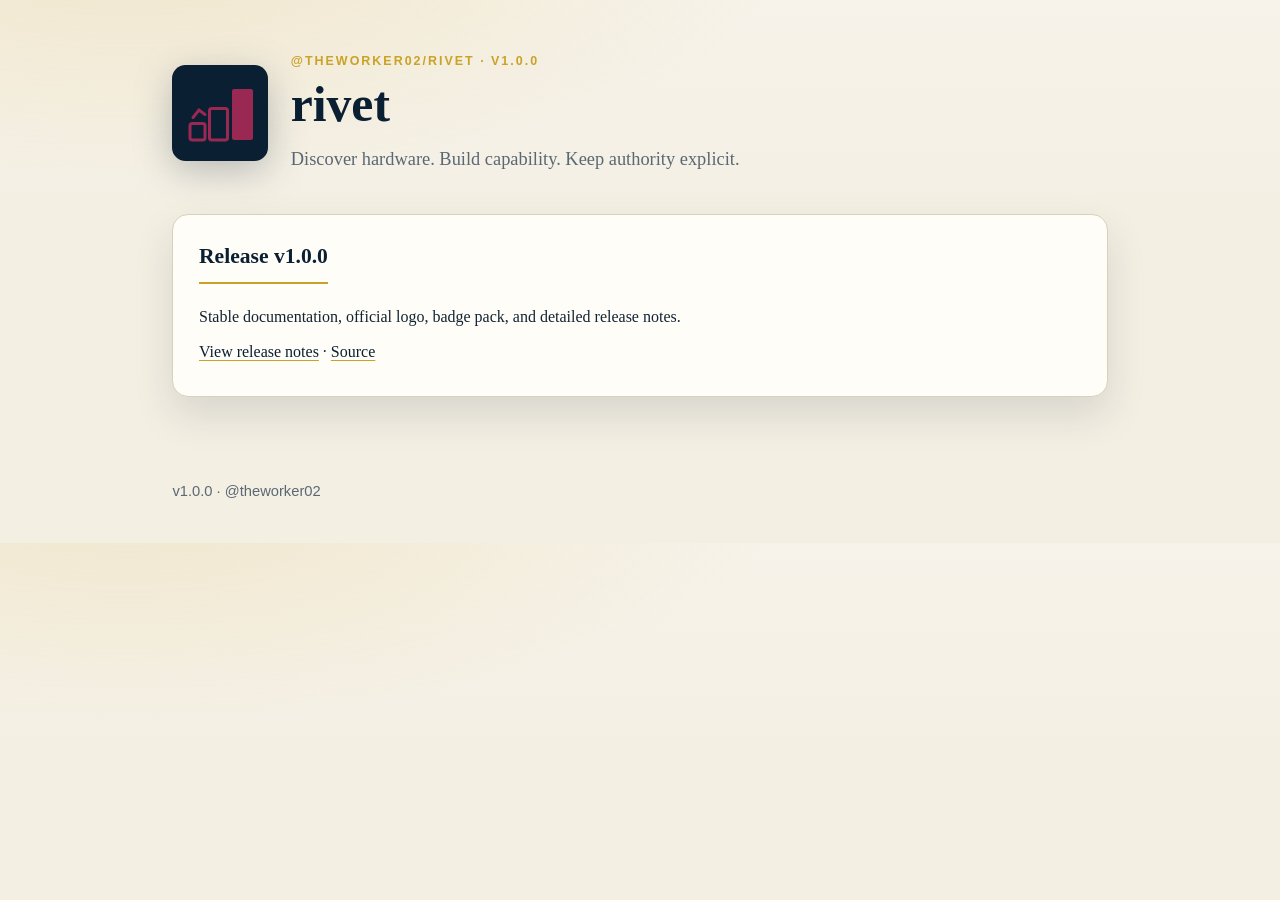
<file: docs/index.html>
<!DOCTYPE html>
<html lang="en"><head>
<meta charset="utf-8"><meta name="viewport" content="width=device-width, initial-scale=1">
<title>rivet · v1.0.0</title>
<link rel="stylesheet" href="styles.css">
<link rel="icon" href="logo.svg" type="image/svg+xml">
</head><body>
<header class="hero">
<img src="logo.svg" alt="rivet official logo" width="96" height="96">
<div>
<p class="kicker sans">@theworker02/rivet · v1.0.0</p>
<h1>rivet</h1>
<p class="lede">Discover hardware. Build capability. Keep authority explicit.</p>
</div>
</header>
<main class="wrap">
<section>
<h2>Release v1.0.0</h2>
<p>Stable documentation, official logo, badge pack, and detailed release notes.</p>
<p><a href="https://github.com/theworker02/rivet/releases/tag/v1.0.0">View release notes</a> ·
<a href="https://github.com/theworker02/rivet">Source</a></p>
</section>
</main>
<footer class="sans">v1.0.0 · @theworker02</footer>
</body></html>
</file>
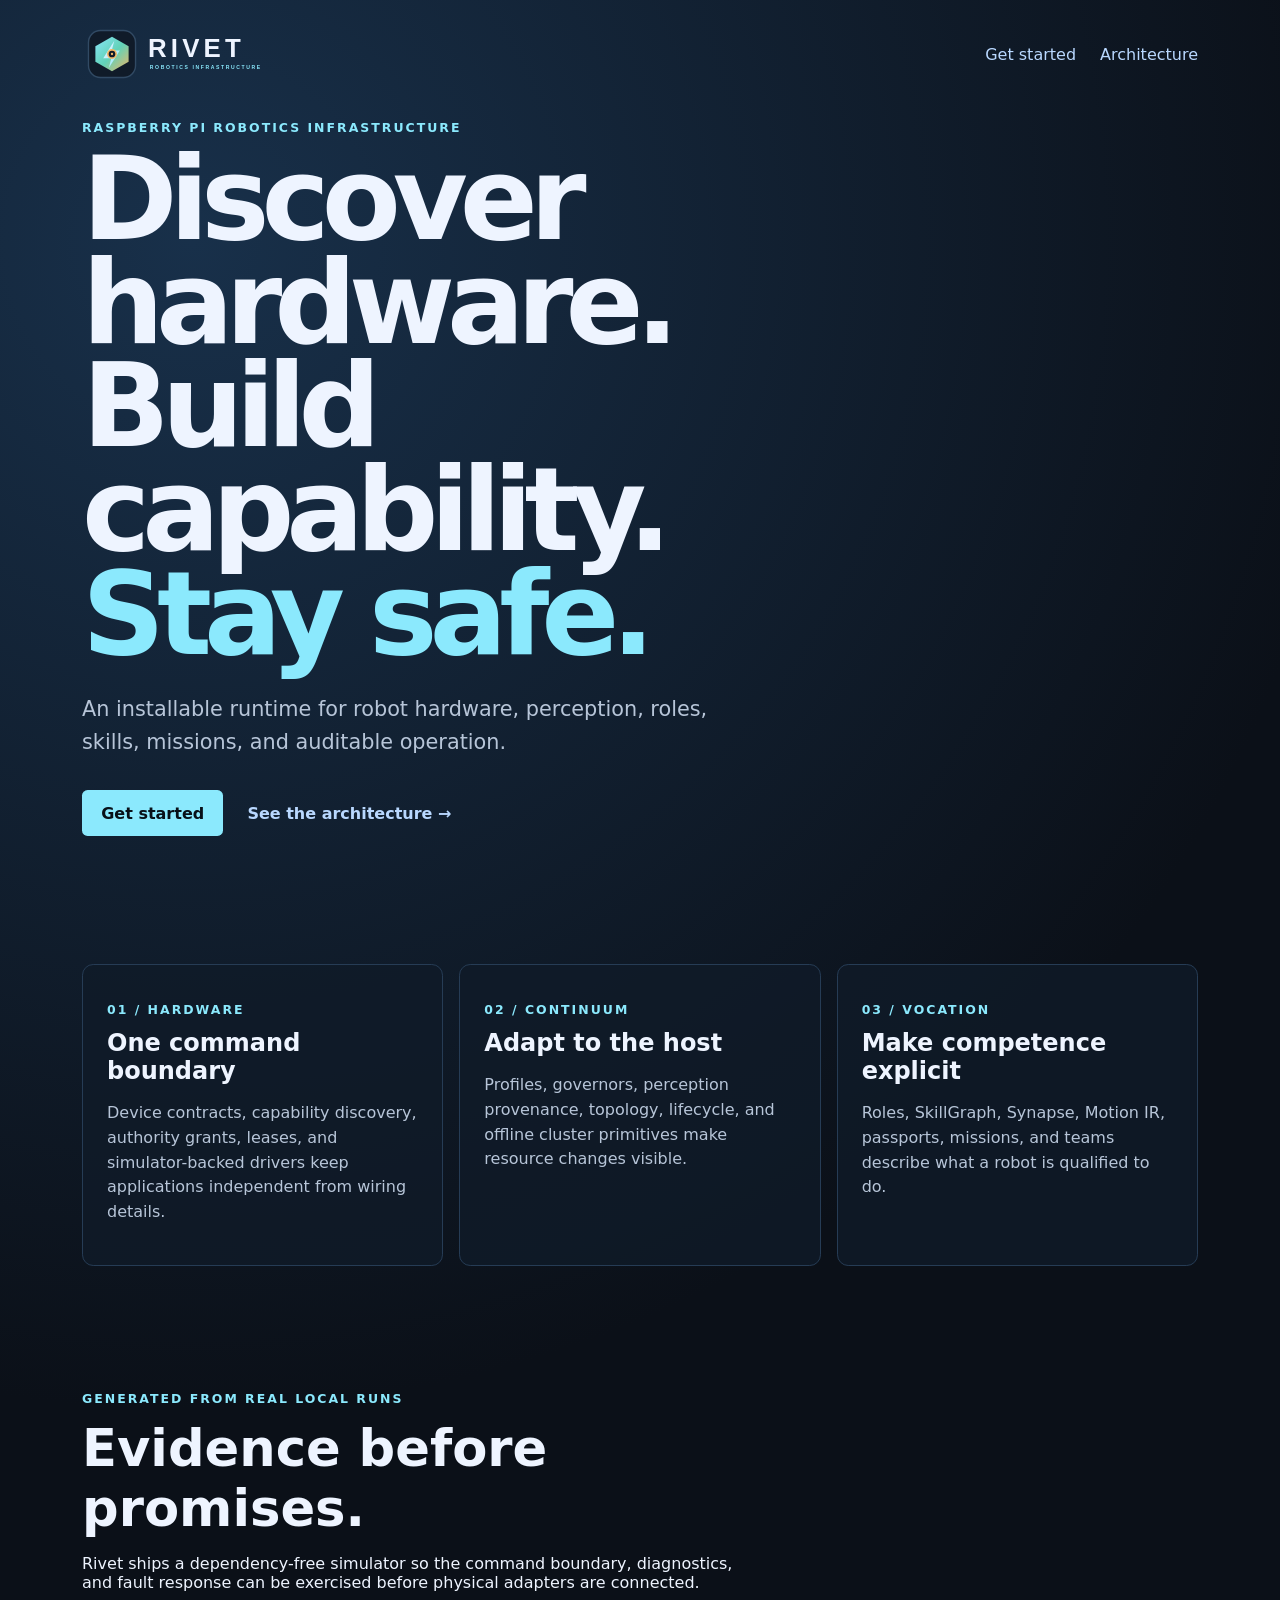
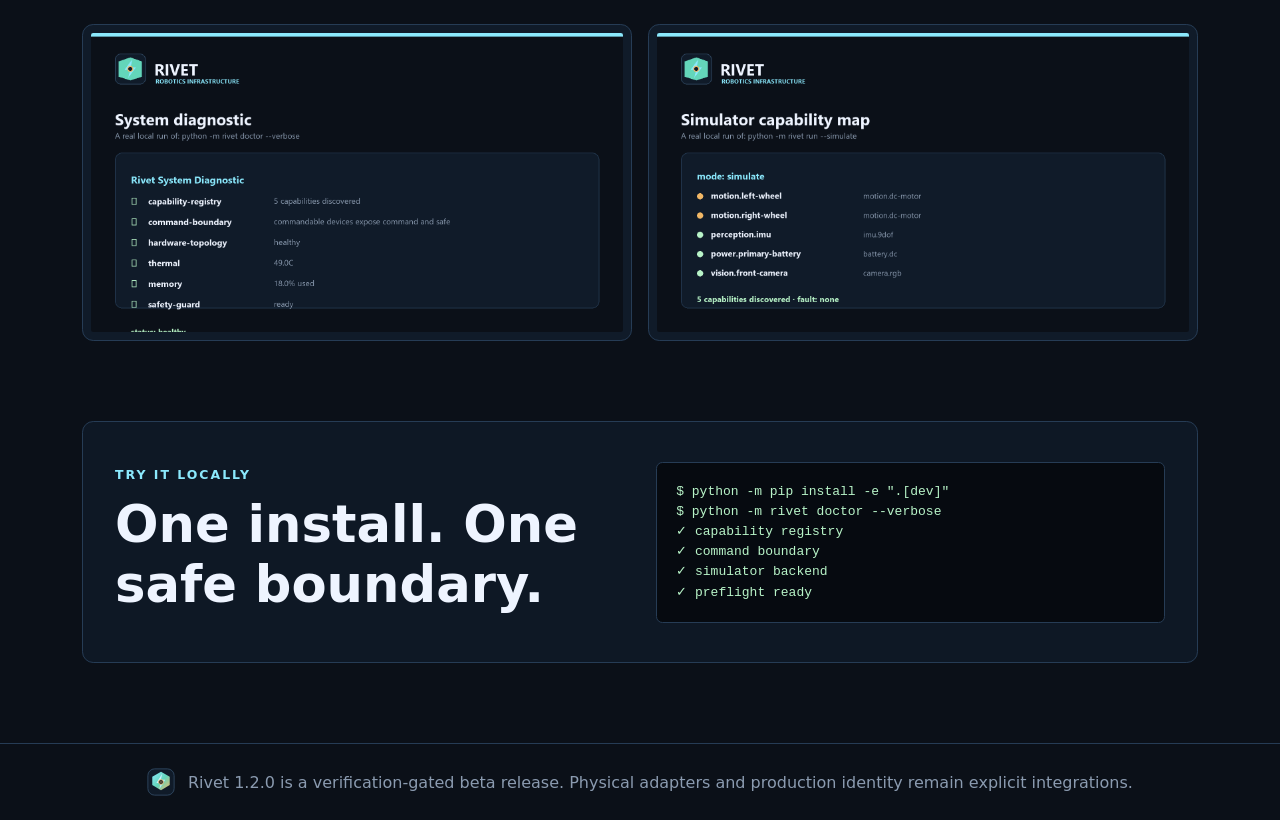
<file: site/index.html>
<!doctype html>
<html lang="en">
<head>
  <meta charset="utf-8">
  <meta name="viewport" content="width=device-width, initial-scale=1">
  <meta name="description" content="Rivet is safety-first robotics infrastructure for adaptive Raspberry Pi robots.">
  <title>Rivet — Robotics infrastructure</title>
  <link rel="icon" type="image/svg+xml" href="assets/rivet-mark.svg">
  <link rel="stylesheet" href="styles/site.css">
</head>
<body>
  <header class="hero">
    <nav class="site-nav">
      <a class="brand" href="index.html"><img src="assets/rivet-logo.svg" alt="Rivet robotics infrastructure"></a>
      <div class="nav-links"><a href="pages/getting-started.html">Get started</a><a href="pages/architecture.html">Architecture</a></div>
    </nav>
    <div class="hero-copy">
      <p class="eyebrow">Raspberry Pi robotics infrastructure</p>
      <h1>Discover hardware.<br>Build capability.<br><span>Stay safe.</span></h1>
      <p class="lede">An installable runtime for robot hardware, perception, roles, skills, missions, and auditable operation.</p>
      <div class="actions"><a class="button" href="pages/getting-started.html">Get started</a><a class="text-link" href="pages/architecture.html">See the architecture →</a></div>
    </div>
  </header>
  <main>
    <section class="feature-grid" aria-label="Rivet layers">
      <article><p class="card-kicker">01 / Hardware</p><h2>One command boundary</h2><p>Device contracts, capability discovery, authority grants, leases, and simulator-backed drivers keep applications independent from wiring details.</p></article>
      <article><p class="card-kicker">02 / Continuum</p><h2>Adapt to the host</h2><p>Profiles, governors, perception provenance, topology, lifecycle, and offline cluster primitives make resource changes visible.</p></article>
      <article><p class="card-kicker">03 / Vocation</p><h2>Make competence explicit</h2><p>Roles, SkillGraph, Synapse, Motion IR, passports, missions, and teams describe what a robot is qualified to do.</p></article>
    </section>
    <section class="evidence">
      <div><p class="eyebrow">Generated from real local runs</p><h2>Evidence before promises.</h2><p>Rivet ships a dependency-free simulator so the command boundary, diagnostics, and fault response can be exercised before physical adapters are connected.</p></div>
      <img src="assets/rivet-doctor.png" alt="Rivet doctor diagnostic output showing a healthy simulated system">
      <img src="assets/rivet-simulator.png" alt="Rivet simulator capability map showing five simulated capabilities">
    </section>
    <section class="terminal"><div><p class="eyebrow">Try it locally</p><h2>One install. One safe boundary.</h2></div><pre>$ python -m pip install -e ".[dev]"
$ python -m rivet doctor --verbose
✓ capability registry
✓ command boundary
✓ simulator backend
✓ preflight ready</pre></section>
  </main>
  <footer><img src="assets/rivet-mark.svg" alt="Rivet mark"><span>Rivet 1.2.0 is a verification-gated beta release. Physical adapters and production identity remain explicit integrations.</span></footer>
</body>
</html>
</file>
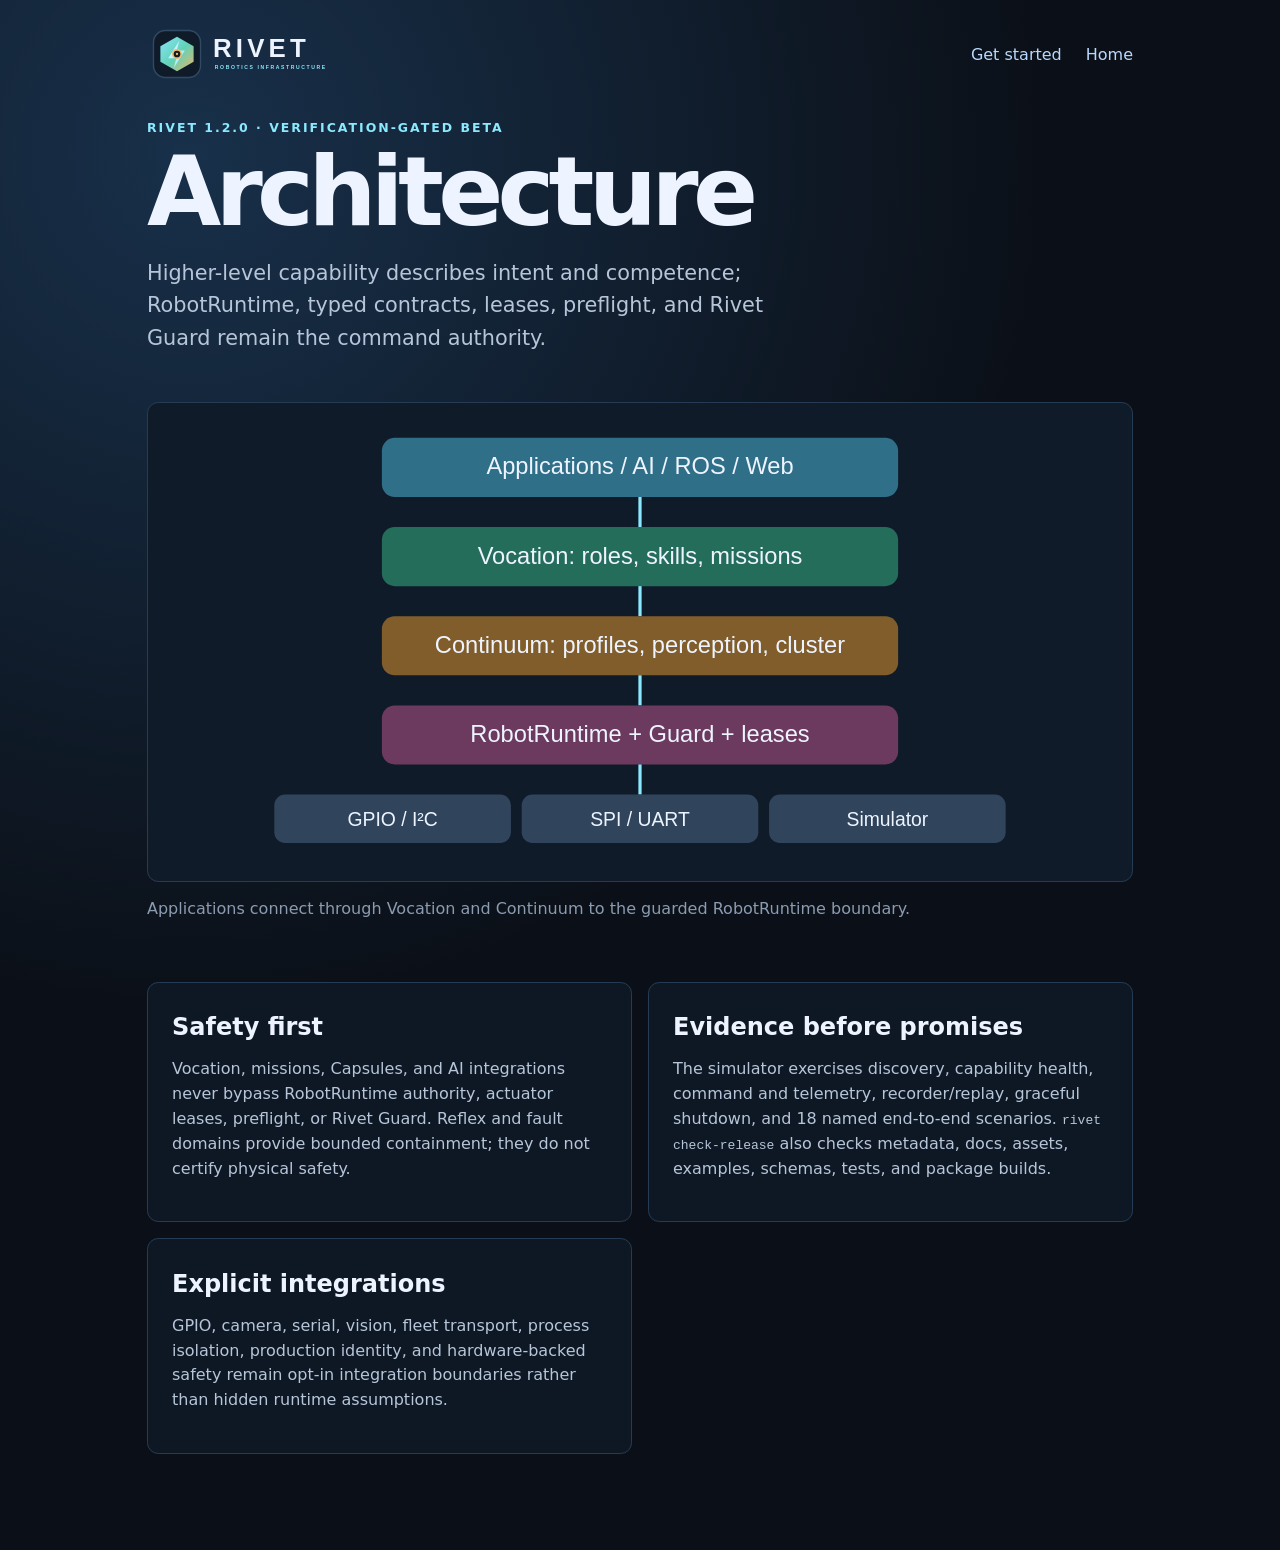
<file: site/pages/architecture.html>
<!doctype html>
<html lang="en">
<head>
  <meta charset="utf-8">
  <meta name="viewport" content="width=device-width, initial-scale=1">
  <meta name="description" content="Rivet 1.2.0 layered architecture and safety boundaries">
  <title>Architecture — Rivet 1.2.0</title>
  <link rel="icon" type="image/svg+xml" href="../assets/rivet-mark.svg">
  <link rel="stylesheet" href="../styles/site.css">
</head>
<body>
  <main class="page">
    <nav class="site-nav"><a class="brand" href="../index.html"><img src="../assets/rivet-logo.svg" alt="Rivet robotics infrastructure"></a><div class="nav-links"><a href="getting-started.html">Get started</a><a href="../index.html">Home</a></div></nav>
    <p class="eyebrow">Rivet 1.2.0 · verification-gated Beta</p>
    <h1>Architecture</h1>
    <p class="lede">Higher-level capability describes intent and competence; RobotRuntime, typed contracts, leases, preflight, and Rivet Guard remain the command authority.</p>
    <figure class="architecture-figure"><img src="../assets/architecture.svg" alt="Rivet layered architecture from applications through Vocation and Continuum to RobotRuntime, safety, and drivers"><figcaption>Applications connect through Vocation and Continuum to the guarded RobotRuntime boundary.</figcaption></figure>
    <section class="content-grid">
      <article><h2>Safety first</h2><p>Vocation, missions, Capsules, and AI integrations never bypass RobotRuntime authority, actuator leases, preflight, or Rivet Guard. Reflex and fault domains provide bounded containment; they do not certify physical safety.</p></article>
      <article><h2>Evidence before promises</h2><p>The simulator exercises discovery, capability health, command and telemetry, recorder/replay, graceful shutdown, and 18 named end-to-end scenarios. <code>rivet check-release</code> also checks metadata, docs, assets, examples, schemas, tests, and package builds.</p></article>
      <article><h2>Explicit integrations</h2><p>GPIO, camera, serial, vision, fleet transport, process isolation, production identity, and hardware-backed safety remain opt-in integration boundaries rather than hidden runtime assumptions.</p></article>
    </section>
  </main>
</body>
</html>
</file>
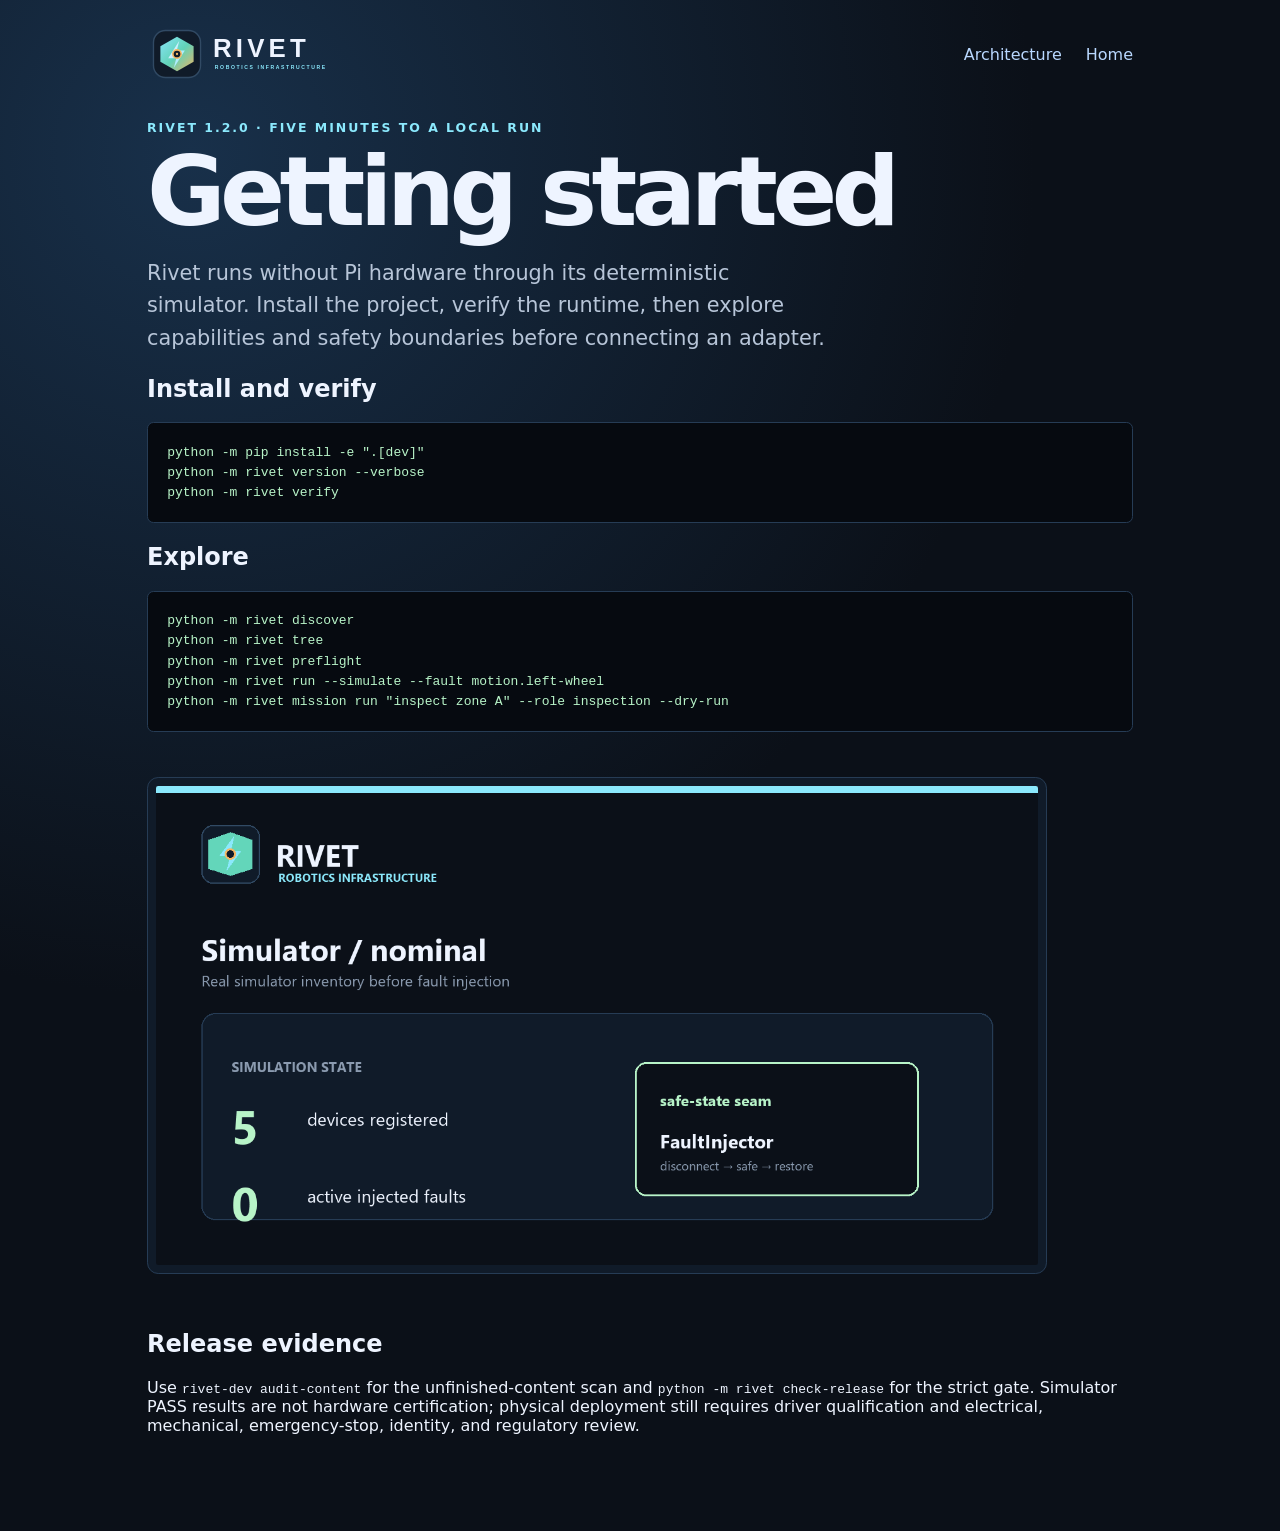
<file: site/pages/getting-started.html>
<!doctype html>
<html lang="en">
<head>
  <meta charset="utf-8">
  <meta name="viewport" content="width=device-width, initial-scale=1">
  <meta name="description" content="Install and verify Rivet 1.2.0 with its dependency-free simulator">
  <title>Getting started — Rivet 1.2.0</title>
  <link rel="icon" type="image/svg+xml" href="../assets/rivet-mark.svg">
  <link rel="stylesheet" href="../styles/site.css">
</head>
<body>
  <main class="page">
    <nav class="site-nav"><a class="brand" href="../index.html"><img src="../assets/rivet-logo.svg" alt="Rivet robotics infrastructure"></a><div class="nav-links"><a href="architecture.html">Architecture</a><a href="../index.html">Home</a></div></nav>
    <p class="eyebrow">Rivet 1.2.0 · five minutes to a local run</p>
    <h1>Getting started</h1>
    <p class="lede">Rivet runs without Pi hardware through its deterministic simulator. Install the project, verify the runtime, then explore capabilities and safety boundaries before connecting an adapter.</p>
    <h2>Install and verify</h2>
    <pre>python -m pip install -e ".[dev]"
python -m rivet version --verbose
python -m rivet verify</pre>
    <h2>Explore</h2>
    <pre>python -m rivet discover
python -m rivet tree
python -m rivet preflight
python -m rivet run --simulate --fault motion.left-wheel
python -m rivet mission run "inspect zone A" --role inspection --dry-run</pre>
    <section class="evidence single"><img src="../assets/rivet-fault-injection.gif" alt="Animated simulator fault injection sequence showing nominal, disconnect, and restored states"></section>
    <h2>Release evidence</h2>
    <p>Use <code>rivet-dev audit-content</code> for the unfinished-content scan and <code>python -m rivet check-release</code> for the strict gate. Simulator PASS results are not hardware certification; physical deployment still requires driver qualification and electrical, mechanical, emergency-stop, identity, and regulatory review.</p>
  </main>
</body>
</html>
</file>
<file: docs/styles.css>
:root {
  --navy: #0B1F33;
  --navy-2: #14324d;
  --gold: #C9A227;
  --gold-soft: #e6d08a;
  --paper: #f4efe3;
  --card: #fffdf8;
  --ink: #122433;
  --muted: #5a6874;
  --line: #d9d0ba;
  --code-bg: #0B1F33;
  --code-fg: #f4efe3;
  --shadow: 0 18px 40px rgba(11, 31, 51, 0.12);
}

* { box-sizing: border-box; }

html {
  scroll-behavior: smooth;
}

body {
  margin: 0;
  color: var(--ink);
  background:
    radial-gradient(1200px 420px at 10% -10%, rgba(201, 162, 39, 0.16), transparent 55%),
    linear-gradient(180deg, #f7f3ea 0%, var(--paper) 220px);
  font-family: "Iowan Old Style", "Palatino Linotype", Palatino, "Times New Roman", serif;
  line-height: 1.65;
}

.sans, nav, table, .btn, .kicker, footer {
  font-family: "Segoe UI", "Helvetica Neue", Arial, sans-serif;
}

a {
  color: var(--navy);
  text-decoration-color: var(--gold);
  text-underline-offset: 0.18em;
}

a:hover { color: #081524; }

.nav {
  position: sticky;
  top: 0;
  z-index: 20;
  display: flex;
  align-items: center;
  justify-content: space-between;
  gap: 1rem;
  padding: 0.7rem 1.4rem;
  background: rgba(11, 31, 51, 0.96);
  color: #fff;
  border-bottom: 3px solid var(--gold);
  backdrop-filter: blur(8px);
}

.nav a { color: #fff; text-decoration: none; }
.nav .links { display: flex; gap: 1.1rem; font-size: 0.92rem; letter-spacing: 0.02em; }
.nav .links a:hover { color: var(--gold-soft); }
.nav .brand-lockup {
  display: flex;
  align-items: center;
  gap: 0.65rem;
  font-weight: 650;
  letter-spacing: 0.04em;
}
.nav img { width: 32px; height: 32px; }

.hero {
  max-width: 980px;
  margin: 0 auto;
  padding: 3.2rem 1.4rem 1.4rem;
  display: grid;
  grid-template-columns: 96px 1fr;
  gap: 1.4rem;
  align-items: center;
}

.hero img {
  width: 96px;
  height: 96px;
  filter: drop-shadow(0 10px 18px rgba(11, 31, 51, 0.25));
}

.kicker {
  margin: 0 0 0.35rem;
  color: var(--gold);
  font-size: 0.78rem;
  letter-spacing: 0.16em;
  text-transform: uppercase;
  font-weight: 700;
}

h1 {
  margin: 0;
  font-size: clamp(2rem, 4vw, 3.1rem);
  line-height: 1.12;
  color: var(--navy);
}

.lede {
  margin: 0.7rem 0 0;
  max-width: 62ch;
  font-size: 1.15rem;
  color: var(--muted);
}

.badges { display: flex; flex-wrap: wrap; gap: 0.45rem; margin-top: 1rem; }
.badge {
  display: inline-block;
  padding: 0.18rem 0.55rem;
  border: 1px solid var(--gold);
  color: var(--navy);
  background: rgba(201, 162, 39, 0.12);
  font-size: 0.75rem;
  letter-spacing: 0.04em;
  border-radius: 999px;
}

.wrap {
  max-width: 980px;
  margin: 0 auto;
  padding: 0 1.4rem 4rem;
}

section {
  background: var(--card);
  border: 1px solid var(--line);
  border-radius: 16px;
  padding: 1.5rem 1.6rem 1.35rem;
  margin: 1.1rem 0;
  box-shadow: var(--shadow);
}

h2 {
  margin: 0 0 0.7rem;
  color: var(--navy);
  font-size: 1.35rem;
  padding-bottom: 0.45rem;
  border-bottom: 2px solid var(--gold);
  display: inline-block;
}

h3 { color: var(--navy-2); margin: 1.1rem 0 0.4rem; }

p { margin: 0.55rem 0; }

ul, ol { margin: 0.4rem 0 0.7rem; padding-left: 1.2rem; }

pre, code, kbd {
  font-family: "Cascadia Code", Consolas, "Courier New", monospace;
}

code, kbd {
  background: #efe8d6;
  padding: 0.08em 0.38em;
  border-radius: 4px;
  font-size: 0.92em;
}

pre {
  background: var(--code-bg);
  color: var(--code-fg);
  padding: 1rem 1.1rem;
  overflow-x: auto;
  border-radius: 10px;
  border-left: 5px solid var(--gold);
  font-size: 0.9rem;
  line-height: 1.5;
}

pre code { background: transparent; color: inherit; padding: 0; }

table {
  width: 100%;
  border-collapse: collapse;
  margin: 0.7rem 0 0.2rem;
  font-size: 0.95rem;
}

th, td {
  text-align: left;
  padding: 0.55rem 0.6rem;
  border-bottom: 1px solid var(--line);
  vertical-align: top;
}

th {
  color: var(--navy);
  background: #f3ead3;
  font-weight: 700;
}

.callout {
  background: #0B1F33;
  color: #f7f3ea;
  border-radius: 12px;
  padding: 1rem 1.15rem;
  margin: 0.9rem 0 0.2rem;
}
.callout strong { color: var(--gold-soft); }

.grid-2 {
  display: grid;
  grid-template-columns: 1fr 1fr;
  gap: 1rem;
}

.ok { color: #1d6b3a; font-weight: 700; }
.fail { color: #9b2c2c; font-weight: 700; }

footer {
  max-width: 980px;
  margin: 0 auto;
  padding: 0 1.4rem 2.5rem;
  color: var(--muted);
  font-size: 0.92rem;
}

@media (max-width: 760px) {
  .hero, .grid-2 { grid-template-columns: 1fr; }
  .nav { flex-direction: column; align-items: flex-start; }
}
</file>
<file: site/styles/site.css>
:root{color-scheme:dark;font-family:Inter,ui-sans-serif,system-ui,sans-serif;background:#0b1018;color:#eef4ff}*{box-sizing:border-box}body{margin:0;background:radial-gradient(circle at 15% 10%,#18304a 0,#0b1018 48%);min-height:100vh}a{color:#b9d8ff;text-decoration:none}a:hover{color:#fff}.hero,.page,main{max-width:1180px;margin:auto}.hero{padding:0 2rem 6rem;min-height:78vh;display:flex;flex-direction:column}.site-nav{display:flex;gap:2rem;align-items:center;padding:1.5rem 0}.brand{display:inline-flex;align-items:center;margin-right:auto}.brand img{width:min(240px,42vw);height:auto;background:none;padding:0;border-radius:0}.nav-links{display:flex;gap:1.5rem}.hero-copy{margin-top:auto;margin-bottom:auto;max-width:820px}.eyebrow,.card-kicker{color:#8be9fd;text-transform:uppercase;letter-spacing:.16em;font-size:.78rem;font-weight:700}.hero h1{font-size:clamp(3.5rem,9vw,7.8rem);line-height:.9;margin:.6rem 0 1.7rem;letter-spacing:-.07em}.hero h1 span{color:#8be9fd}.lede{max-width:680px;font-size:1.3rem;line-height:1.55;color:#b7c5d8}.actions{display:flex;gap:1.5rem;align-items:center;margin-top:2rem}.button{display:inline-block;background:#8be9fd;color:#081018;padding:.85rem 1.2rem;border-radius:.35rem;font-weight:800}.text-link{font-weight:700}.feature-grid,.content-grid{display:grid;grid-template-columns:repeat(3,1fr);gap:1rem;padding:2rem}.feature-grid article,.content-grid article{border:1px solid #263c55;background:#101b29cc;border-radius:.7rem;padding:1.5rem}.feature-grid h2,.content-grid h2{margin:.4rem 0 .8rem;color:#eef4ff}.feature-grid p:not(.card-kicker),.content-grid p{color:#b7c5d8;line-height:1.55}.evidence{display:grid;grid-template-columns:1fr 1fr;gap:1rem;padding:5rem 2rem;align-items:center}.evidence>div{grid-column:1 / -1;max-width:680px}.evidence h2,.terminal h2{font-size:clamp(2rem,4vw,3.6rem);margin:.3rem 0 1rem}.evidence img,.architecture-figure img{width:100%;height:auto;border:1px solid #263c55;border-radius:.7rem;background:#101b29;padding:.5rem}.evidence.single{display:block;padding:2rem 0}.evidence.single img{max-width:900px}.terminal{margin:0 2rem 5rem;border:1px solid #263c55;background:#101b29cc;border-radius:.7rem;padding:2rem;display:grid;grid-template-columns:1fr 1fr;gap:2rem;align-items:center}.terminal pre{margin:0}.terminal h2{color:#eef4ff}pre{padding:1.2rem;background:#060a10;border:1px solid #263c55;border-radius:.4rem;overflow:auto;color:#b8f4c8;line-height:1.55}.page{padding:0 2rem 5rem;max-width:1050px}.page h1{font-size:clamp(3.5rem,8vw,6rem);line-height:.92;margin:.5rem 0 1.3rem;letter-spacing:-.06em}.architecture-figure{margin:3rem 0}.architecture-figure figcaption{color:#8b9bb0;margin-top:.8rem}.content-grid{padding:1rem 0;grid-template-columns:repeat(2,1fr)}footer{border-top:1px solid #263c55;color:#8b9bb0;padding:1.5rem 2rem;text-align:center;display:flex;gap:.8rem;justify-content:center;align-items:center}footer img{width:28px;height:28px;background:none;padding:0;border-radius:0}@media(max-width:760px){.nav-links{gap:.8rem;font-size:.9rem}.feature-grid,.evidence,.terminal,.content-grid{grid-template-columns:1fr}.evidence>div{grid-column:auto}.hero{min-height:90vh}.actions{align-items:flex-start;flex-direction:column}}
</file>
